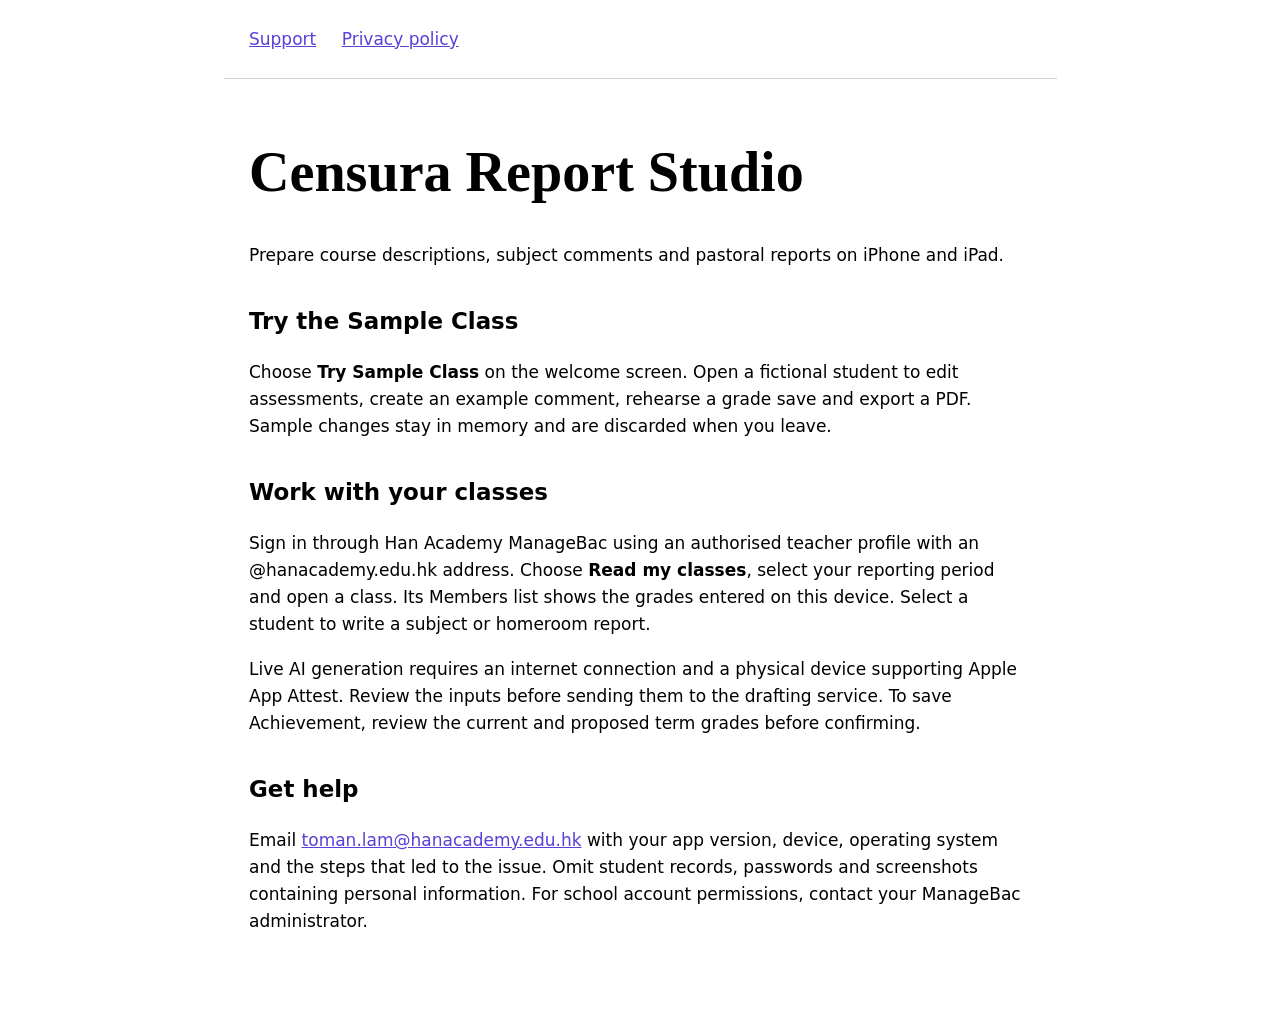
<file: index.html>
<!doctype html><html lang="en"><head><meta charset="utf-8"><meta name="viewport" content="width=device-width,initial-scale=1"><title>Censura Report Studio Support</title><link rel="stylesheet" href="style.css"></head><body><nav aria-label="Censura"><a href="./">Support</a><a href="privacy.html">Privacy policy</a></nav><main>
<h1>Censura Report Studio</h1><p>Prepare course descriptions, subject comments and pastoral reports on iPhone and iPad.</p>
<h2>Try the Sample Class</h2><p>Choose <strong>Try Sample Class</strong> on the welcome screen. Open a fictional student to edit assessments, create an example comment, rehearse a grade save and export a PDF. Sample changes stay in memory and are discarded when you leave.</p>
<h2>Work with your classes</h2><p>Sign in through Han Academy ManageBac using an authorised teacher profile with an @hanacademy.edu.hk address. Choose <strong>Read my classes</strong>, select your reporting period and open a class. Its Members list shows the grades entered on this device. Select a student to write a subject or homeroom report.</p>
<p>Live AI generation requires an internet connection and a physical device supporting Apple App Attest. Review the inputs before sending them to the drafting service. To save Achievement, review the current and proposed term grades before confirming.</p>
<h2>Get help</h2><p>Email <a href="mailto:toman.lam@hanacademy.edu.hk">toman.lam@hanacademy.edu.hk</a> with your app version, device, operating system and the steps that led to the issue. Omit student records, passwords and screenshots containing personal information. For school account permissions, contact your ManageBac administrator.</p></main></body></html>
</file>
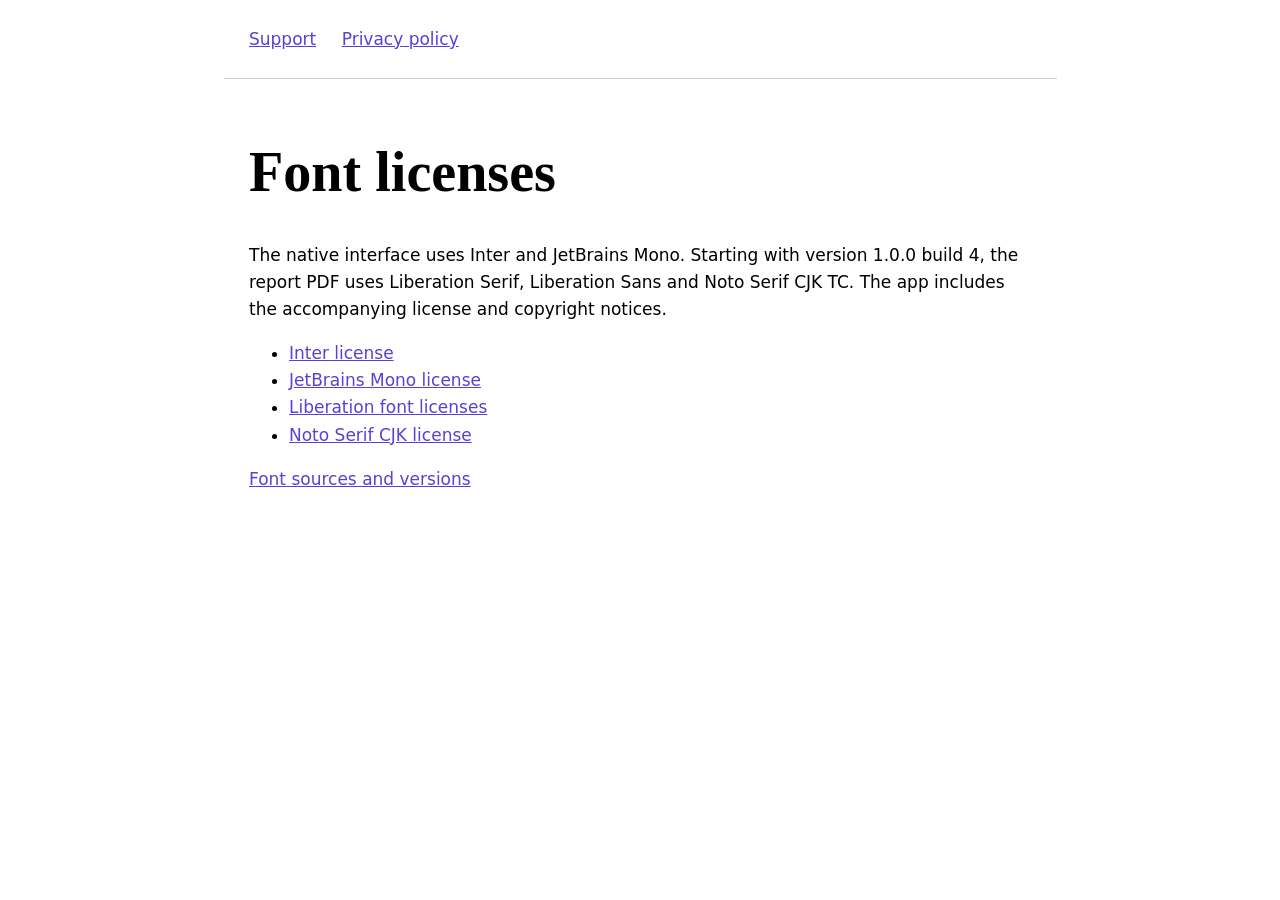
<file: font-notices/index.html>
<!doctype html><html lang="en"><head><meta charset="utf-8"><meta name="viewport" content="width=device-width, initial-scale=1"><title>Censura font licenses</title><link rel="stylesheet" href="../style.css"></head><body><nav aria-label="Censura"><a href="../">Support</a><a href="../privacy.html">Privacy policy</a></nav><main><h1>Font licenses</h1><p>The native interface uses Inter and JetBrains Mono. Starting with version 1.0.0 build 4, the report PDF uses Liberation Serif, Liberation Sans and Noto Serif CJK TC. The app includes the accompanying license and copyright notices.</p><ul><li><a href="Inter-LICENSE.txt">Inter license</a></li><li><a href="JetBrainsMono-LICENSE.txt">JetBrains Mono license</a></li><li><a href="Liberation-LICENSE.txt">Liberation font licenses</a></li><li><a href="Noto-LICENSE.txt">Noto Serif CJK license</a></li></ul><p><a href="SOURCES.txt">Font sources and versions</a></p></main></body></html>
</file>
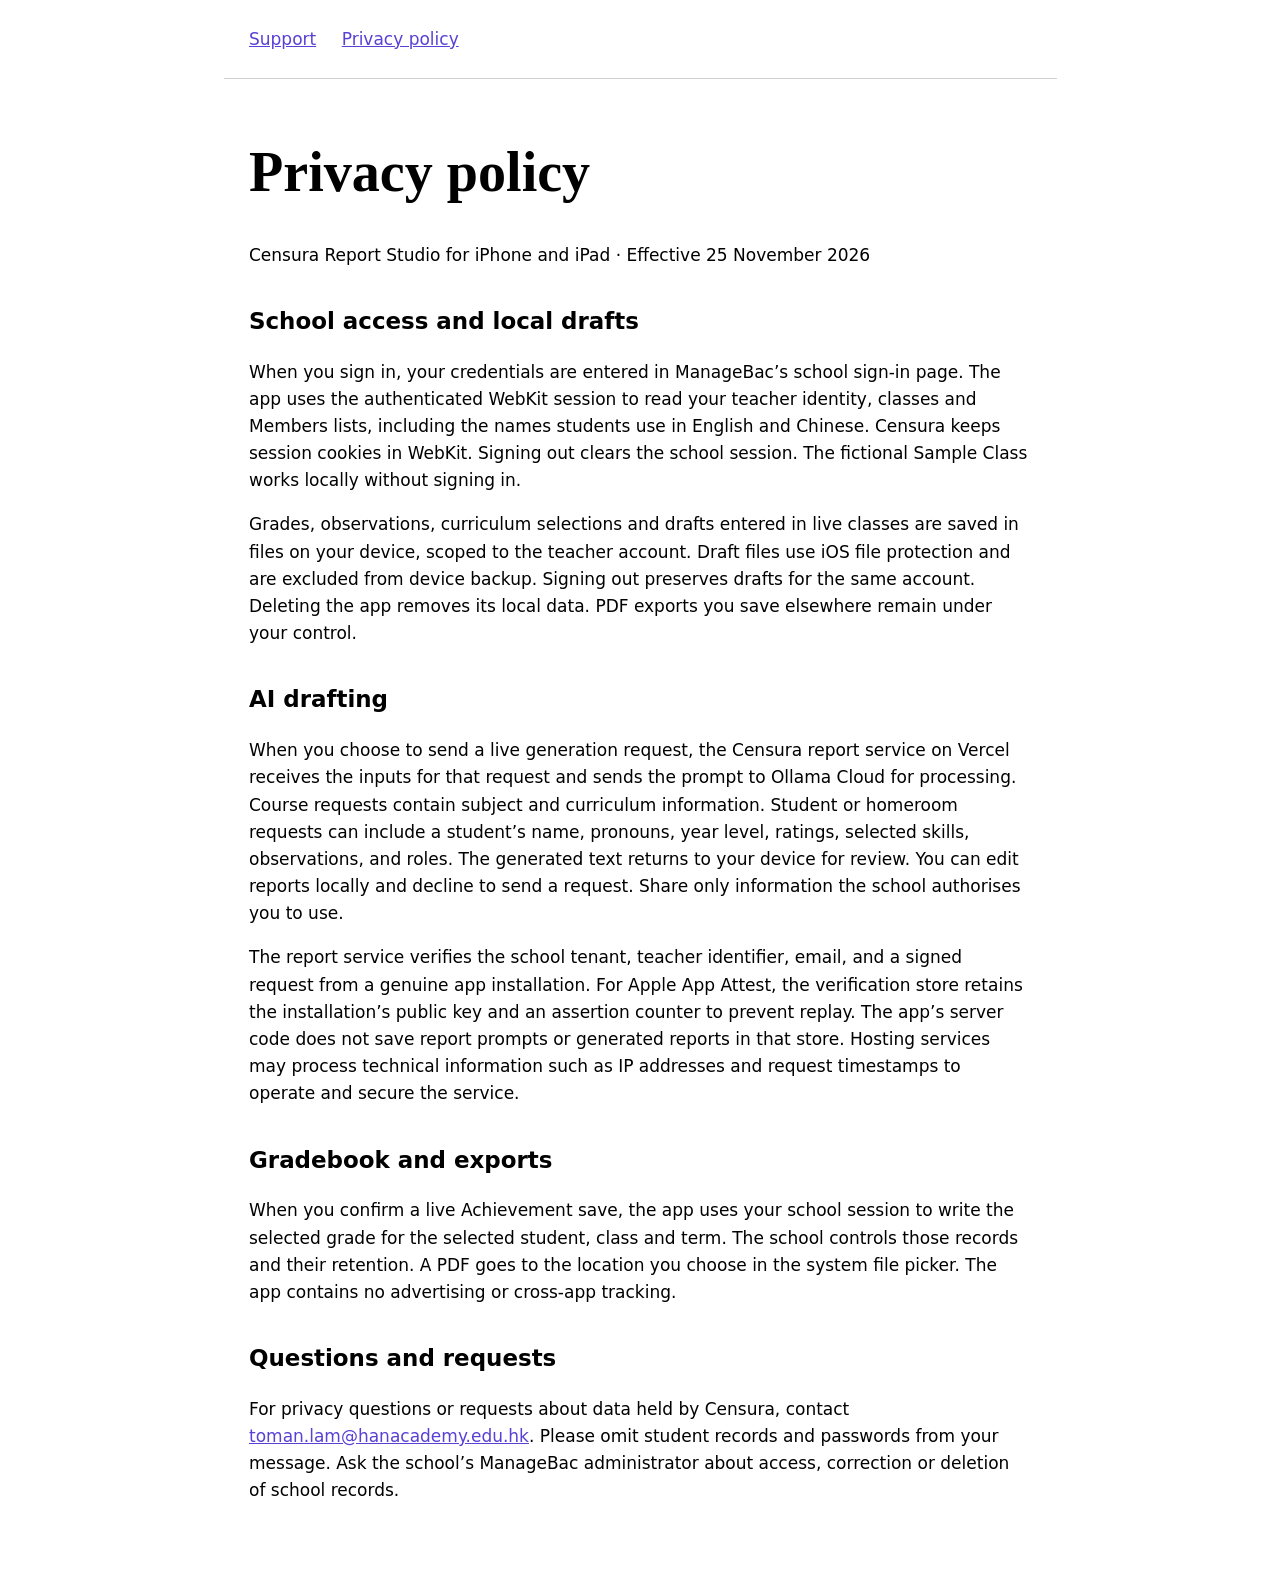
<file: privacy.html>
<!doctype html><html lang="en"><head><meta charset="utf-8"><meta name="viewport" content="width=device-width,initial-scale=1"><title>Censura Report Studio Privacy Policy</title><link rel="stylesheet" href="style.css"></head><body><nav aria-label="Censura"><a href="./">Support</a><a href="privacy.html">Privacy policy</a></nav><main>
<h1>Privacy policy</h1><p>Censura Report Studio for iPhone and iPad · Effective 25 November 2026</p>
<h2>School access and local drafts</h2><p>When you sign in, your credentials are entered in ManageBac’s school sign-in page. The app uses the authenticated WebKit session to read your teacher identity, classes and Members lists, including the names students use in English and Chinese. Censura keeps session cookies in WebKit. Signing out clears the school session. The fictional Sample Class works locally without signing in.</p>
<p>Grades, observations, curriculum selections and drafts entered in live classes are saved in files on your device, scoped to the teacher account. Draft files use iOS file protection and are excluded from device backup. Signing out preserves drafts for the same account. Deleting the app removes its local data. PDF exports you save elsewhere remain under your control.</p>
<h2>AI drafting</h2><p>When you choose to send a live generation request, the Censura report service on Vercel receives the inputs for that request and sends the prompt to Ollama Cloud for processing. Course requests contain subject and curriculum information. Student or homeroom requests can include a student’s name, pronouns, year level, ratings, selected skills, observations, and roles. The generated text returns to your device for review. You can edit reports locally and decline to send a request. Share only information the school authorises you to use.</p>
<p>The report service verifies the school tenant, teacher identifier, email, and a signed request from a genuine app installation. For Apple App Attest, the verification store retains the installation’s public key and an assertion counter to prevent replay. The app’s server code does not save report prompts or generated reports in that store. Hosting services may process technical information such as IP addresses and request timestamps to operate and secure the service.</p>
<h2>Gradebook and exports</h2><p>When you confirm a live Achievement save, the app uses your school session to write the selected grade for the selected student, class and term. The school controls those records and their retention. A PDF goes to the location you choose in the system file picker. The app contains no advertising or cross-app tracking.</p>
<h2>Questions and requests</h2><p>For privacy questions or requests about data held by Censura, contact <a href="mailto:toman.lam@hanacademy.edu.hk">toman.lam@hanacademy.edu.hk</a>. Please omit student records and passwords from your message. Ask the school’s ManageBac administrator about access, correction or deletion of school records.</p></main></body></html>
</file>
<file: style.css>
:root{color-scheme:light dark;font:17px/1.6 system-ui,sans-serif}body{margin:0}main,nav{max-width:46rem;margin:auto;padding:1.5rem}nav{display:flex;gap:1.5rem;border-bottom:1px solid #8886}main{padding-bottom:4rem}h1{font-family:Georgia,serif;font-size:clamp(2.2rem,7vw,3.3rem);line-height:1.1}h2{margin-top:2rem;font-size:1.35rem}a{color:#5841d5}@media(prefers-color-scheme:dark){a{color:#b4a7ff}}
</file>
